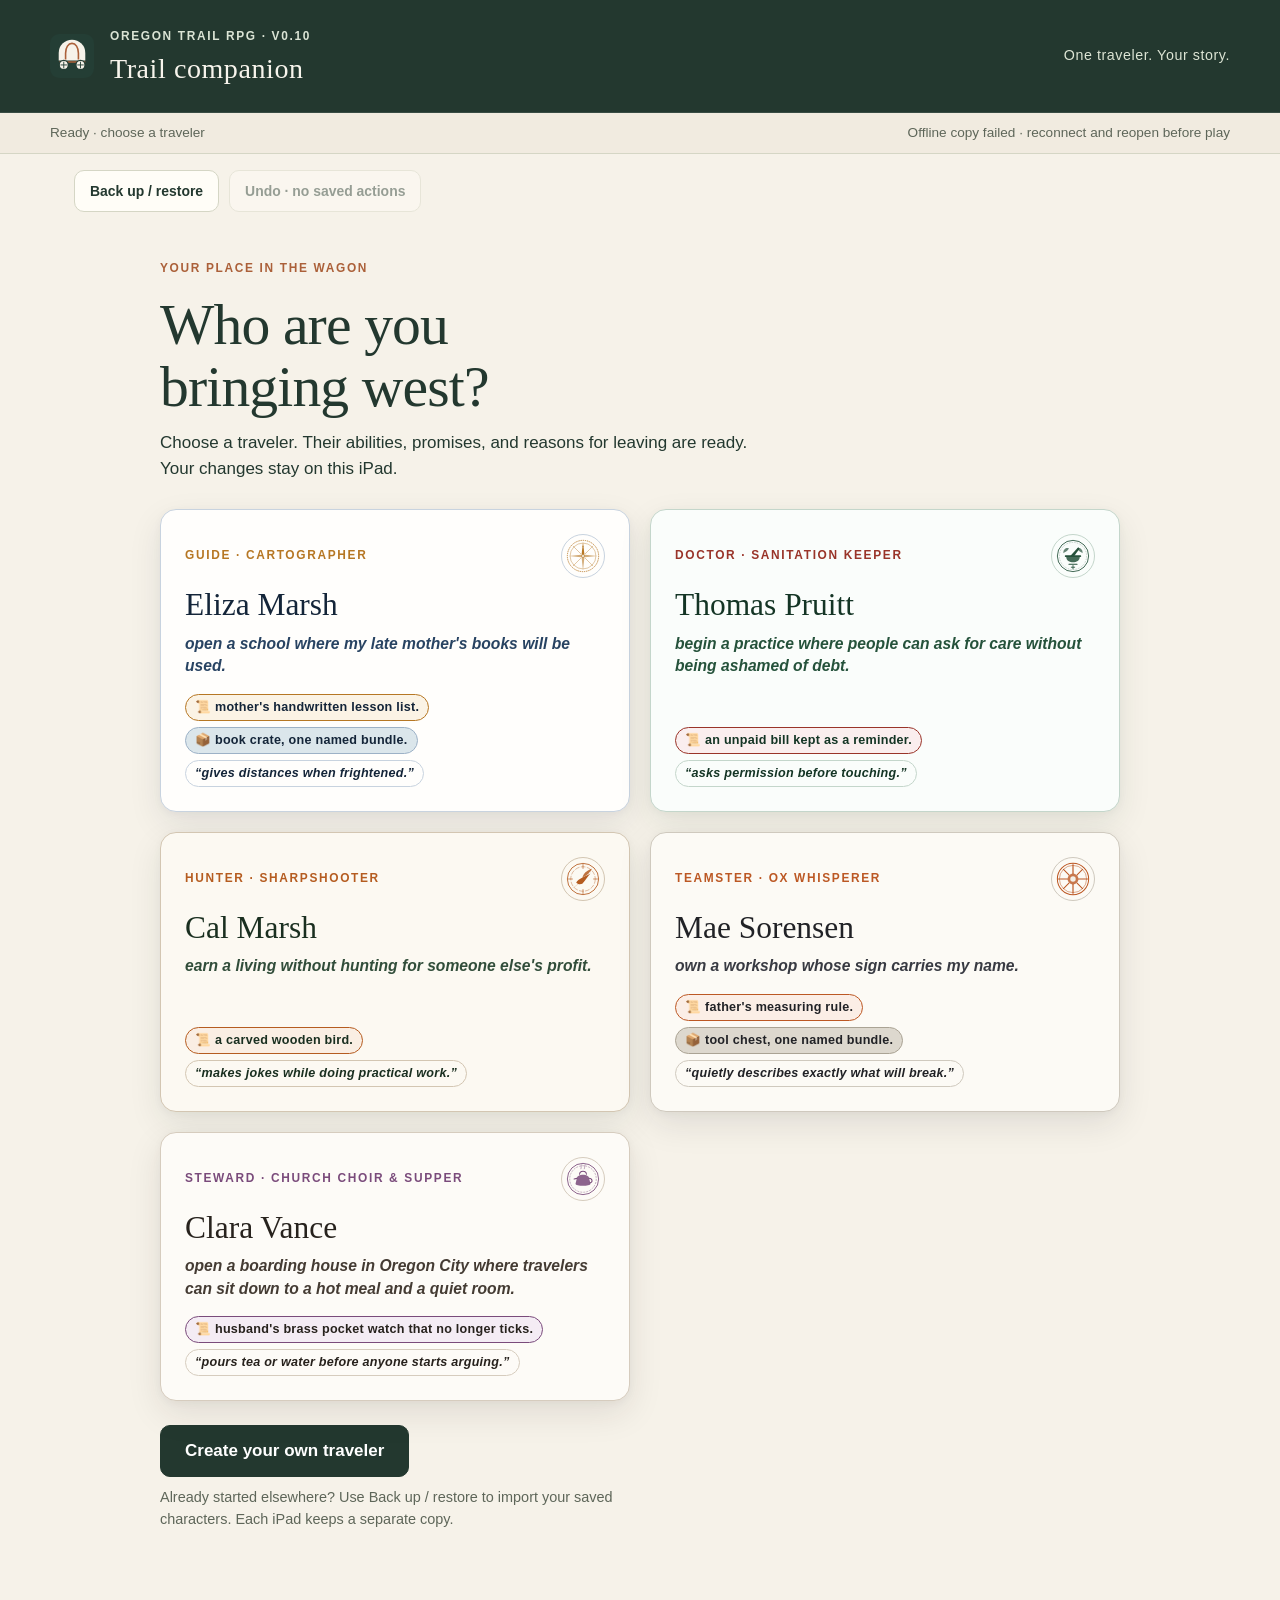
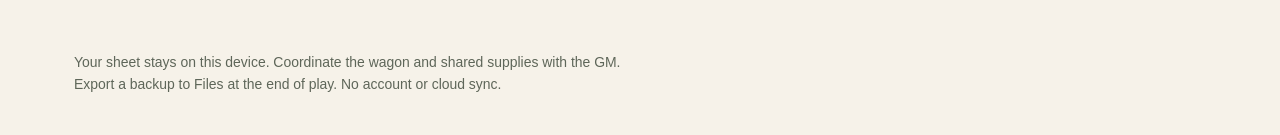
<file: player/index.html>
<!doctype html>
<html lang="en">
<head>
  <meta charset="utf-8">
  <meta name="viewport" content="width=device-width, initial-scale=1, viewport-fit=cover">
  <meta name="theme-color" content="#243e35">
  <meta name="apple-mobile-web-app-capable" content="yes">
  <meta name="apple-mobile-web-app-title" content="Trail companion">
  <meta name="description" content="Your Oregon Trail traveler. Character tracking, local saves, and portable backups for the table.">
  <meta http-equiv="Content-Security-Policy" content="default-src 'self'; script-src 'self'; style-src 'self'; img-src 'self' data:; connect-src 'self'; worker-src 'self'; manifest-src 'self'; object-src 'none'; base-uri 'self'; form-action 'none'">
  <title>Trail companion · Oregon Trail RPG</title>
  <link rel="manifest" href="manifest.webmanifest">
  <link rel="icon" href="icon.svg" type="image/svg+xml">
  <link rel="apple-touch-icon" href="icon-192.png">
  <link rel="stylesheet" href="styles.css">
  <script defer src="rules.js"></script>
  <script defer src="model.js"></script>
  <script defer src="storage.js"></script>
  <script defer src="app.js"></script>
</head>
<body>
  <a class="skip" href="#main">Skip to your traveler</a>
  <header class="masthead"><div class="brand"><img src="icon.svg" alt="" width="44" height="44"><div><span class="eyebrow">Oregon Trail RPG · v0.10</span><p>Trail companion</p></div></div><span class="tag">One traveler. Your story.</span></header>
  <div class="status-strip" aria-label="Save and offline status"><span id="save-status" role="status">Opening your saved sheet…</span><span id="offline-status" role="status">Checking offline availability…</span></div>
  <aside id="alert" class="notice error" role="alert" hidden></aside>
  <div class="utilities"><button id="backup">Back up / restore</button><button id="undo">Undo last action</button><button id="load-saved" hidden>Load saved version</button></div>
  <main id="main" tabindex="-1"><div id="app"></div></main>
  <footer>Your sheet stays on this device. Coordinate the wagon and shared supplies with the GM.<br>Export a backup to Files at the end of play. No account or cloud sync.</footer>
  <dialog id="dialog" aria-labelledby="dialog-title"><div id="dialog-body"></div></dialog>
  <noscript><p class="notice">JavaScript is required for this character sheet. Your printed character sheet remains available in the game packet.</p></noscript>
</body>
</html>
</file>
<file: player/styles.css>
/* Oregon Trail RPG · Trail Companion
   Production Design System · Version 0.10
   Character-bespoke styling for Eliza Marsh (Guide), Thomas Pruitt (Doctor),
   Cal Stewart (Hunter), Mae Sorensen (Teamster), and custom travelers.
   100% offline-ready, zero external dependencies, CSP-compliant. */

:root {
  color-scheme: light;
  --paper: #f6f2e9;
  --card: #fffdf7;
  --card-alt: #f1ebe0;
  --ink: #23382f;
  --ink-light: #3a5246;
  --muted: #5e6659;
  --line: #d5d6c5;
  --line-strong: #abb39f;
  --accent: #ab6039;
  --accent-hover: #8f4a25;
  --accent-subtle: #faeee6;
  --sage: #e5ece0;
  --red: #a2382e;
  --shadow: 0 10px 30px rgba(35, 56, 47, 0.07), 0 2px 6px rgba(35, 56, 47, 0.04);
  --hero-bg: linear-gradient(135deg, rgba(229, 236, 224, 0.6) 0%, rgba(255, 253, 247, 0.95) 100%);
  --meter-fill: linear-gradient(90deg, #ab6039 0%, #23382f 100%);
  --crest-color: #ab6039;
  --card-top-accent: transparent;
  font: 17px/1.5 -apple-system, BlinkMacSystemFont, "Segoe UI", Roboto, "Helvetica Neue", sans-serif;
}

/* ==========================================================================
   CHARACTER & ROLE BESPOKE THEMES
   ========================================================================== */

/* --- 1. GUIDE (Eliza Marsh) · Cartographer & Expedition Surveyor --- */
body[data-role="guide"],
.choice-guide {
  --paper: #f5f3ec;
  --card: #fffefc;
  --card-alt: #eaf0f5;
  --ink: #142539;
  --ink-light: #284362;
  --muted: #526377;
  --line: #c8d3df;
  --line-strong: #9cb1c6;
  --accent: #b67724;
  --accent-hover: #986118;
  --accent-subtle: #fbf3e5;
  --sage: #dbe6eb;
  --red: #a5362e;
  --shadow: 0 12px 34px rgba(20, 37, 57, 0.09), 0 2px 8px rgba(20, 37, 57, 0.04);
  --hero-bg: radial-gradient(circle at 90% 15%, rgba(182, 119, 36, 0.16) 0%, transparent 50%), linear-gradient(135deg, #ebf3f9 0%, #fcfbf7 100%);
  --meter-fill: linear-gradient(90deg, #b67724 0%, #142539 100%);
  --crest-color: #b67724;
  --card-top-accent: #b67724;
}

/* --- 2. DOCTOR (Thomas Pruitt) · Apothecary & Sanitation Keeper --- */
body[data-role="doctor"],
.choice-doctor {
  --paper: #f1f6f2;
  --card: #fafdfb;
  --card-alt: #e4ece6;
  --ink: #143525;
  --ink-light: #25523b;
  --muted: #506b5b;
  --line: #c4d6cb;
  --line-strong: #9ab8a4;
  --accent: #993429;
  --accent-hover: #7d251b;
  --accent-subtle: #faeeee;
  --sage: #d6e6db;
  --red: #993429;
  --shadow: 0 12px 34px rgba(20, 53, 37, 0.09), 0 2px 8px rgba(20, 53, 37, 0.04);
  --hero-bg: radial-gradient(circle at 90% 15%, rgba(153, 52, 41, 0.12) 0%, transparent 50%), linear-gradient(135deg, #e6f3eb 0%, #fafffc 100%);
  --meter-fill: linear-gradient(90deg, #993429 0%, #25523b 100%);
  --crest-color: #25523b;
  --card-top-accent: #993429;
}

/* --- 3. HUNTER (Cal Stewart) · Mountain Scout & Sharpshooter --- */
body[data-role="hunter"],
.choice-hunter {
  --paper: #f4eee3;
  --card: #fcf9f2;
  --card-alt: #e8dfce;
  --ink: #1a2f20;
  --ink-light: #314d3a;
  --muted: #5e6553;
  --line: #d3c6b2;
  --line-strong: #b4a287;
  --accent: #b55c20;
  --accent-hover: #944613;
  --accent-subtle: #faeee3;
  --sage: #d8e2d2;
  --red: #a2382c;
  --shadow: 0 12px 34px rgba(26, 47, 32, 0.09), 0 2px 8px rgba(26, 47, 32, 0.04);
  --hero-bg: radial-gradient(circle at 90% 15%, rgba(181, 92, 32, 0.15) 0%, transparent 50%), linear-gradient(135deg, #eae1ce 0%, #fbf8f2 100%);
  --meter-fill: linear-gradient(90deg, #b55c20 0%, #314d3a 100%);
  --crest-color: #b55c20;
  --card-top-accent: #b55c20;
}

/* --- 4. TEAMSTER (Mae Sorensen) · Wheelwright & Draft Engineer --- */
body[data-role="teamster"],
.choice-teamster {
  --paper: #f3efe7;
  --card: #fcfaf5;
  --card-alt: #e8e1d5;
  --ink: #212226;
  --ink-light: #383a42;
  --muted: #62636b;
  --line: #cfc9be;
  --line-strong: #aaa394;
  --accent: #bc5824;
  --accent-hover: #9c4316;
  --accent-subtle: #fbeee6;
  --sage: #ddd8ce;
  --red: #9c3127;
  --shadow: 0 12px 34px rgba(33, 34, 38, 0.10), 0 2px 8px rgba(33, 34, 38, 0.04);
  --hero-bg: radial-gradient(circle at 90% 15%, rgba(188, 88, 36, 0.15) 0%, transparent 50%), linear-gradient(135deg, #e6dfd2 0%, #faf8f4 100%);
  --meter-fill: linear-gradient(90deg, #bc5824 0%, #383a42 100%);
  --crest-color: #bc5824;
  --card-top-accent: #bc5824;
}

/* --- 5. STEWARD (Clara Vance) · Hearthkeeper & Peacemaker --- */
body[data-role="steward"],
.choice-steward {
  --paper: #f6f2ea;
  --card: #fdfbf7;
  --card-alt: #ece5d8;
  --ink: #27221d;
  --ink-light: #443b33;
  --muted: #6c6156;
  --line: #d6ccbe;
  --line-strong: #b4a591;
  --accent: #7a4b7b;
  --accent-hover: #5e375f;
  --accent-subtle: #f4ecf4;
  --sage: #e4ded4;
  --red: #9c3127;
  --shadow: 0 12px 34px rgba(39, 34, 29, 0.10), 0 2px 8px rgba(39, 34, 29, 0.04);
  --hero-bg: radial-gradient(circle at 90% 15%, rgba(122, 75, 123, 0.14) 0%, transparent 50%), linear-gradient(135deg, #ebe3d6 0%, #fcfaf6 100%);
  --meter-fill: linear-gradient(90deg, #7a4b7b 0%, #443b33 100%);
  --crest-color: #7a4b7b;
  --card-top-accent: #7a4b7b;
}

/* ==========================================================================
   BASE & RESET
   ========================================================================== */

* { box-sizing: border-box; }
body {
  margin: 0;
  background-color: var(--paper);
  color: var(--ink);
  transition: background-color 0.25s ease, color 0.25s ease;
  -webkit-font-smoothing: antialiased;
}

button, input, select, textarea { font: inherit; }
button, select, input[type=checkbox] { cursor: pointer; }

button {
  min-height: 48px;
  padding: 10px 18px;
  border: 1px solid var(--line);
  border-radius: 10px;
  background: var(--card);
  color: var(--ink);
  font-weight: 650;
  touch-action: manipulation;
  transition: background 0.15s ease, border-color 0.15s ease, transform 0.1s ease, box-shadow 0.15s ease;
}

button:hover {
  border-color: var(--ink-light);
  background: var(--card-alt);
}

button:active {
  transform: translateY(1px);
}

button:disabled {
  opacity: 0.45;
  cursor: not-allowed;
  transform: none;
}

.primary {
  background: var(--ink);
  color: #fff;
  border-color: var(--ink);
}

.primary:hover {
  background: var(--ink-light);
  color: #fff;
  border-color: var(--ink-light);
}

.danger {
  color: var(--red);
  border-color: var(--line);
}

.danger:hover {
  background: var(--accent-subtle);
  border-color: var(--red);
}

:focus-visible {
  outline: 3px solid var(--accent);
  outline-offset: 3px;
}

input, select, textarea {
  width: 100%;
  min-height: 48px;
  padding: 11px 14px;
  border: 1px solid var(--line-strong);
  border-radius: 8px;
  background: var(--card);
  color: var(--ink);
  transition: border-color 0.15s ease, box-shadow 0.15s ease;
}

input:focus, select:focus, textarea:focus {
  border-color: var(--accent);
  box-shadow: 0 0 0 3px var(--accent-subtle);
}

textarea {
  min-height: 120px;
  resize: vertical;
  line-height: 1.55;
}

input[type=checkbox] {
  width: 24px;
  min-height: 24px;
  height: 24px;
  flex-shrink: 0;
  accent-color: var(--accent);
}

label {
  display: block;
  font-weight: 600;
  margin-bottom: 6px;
  font-size: 0.92rem;
}

.check {
  display: flex;
  gap: 12px;
  align-items: center;
  min-height: 48px;
  font-weight: 500;
}

.field { margin-bottom: 20px; }
.muted, small { color: var(--muted); }
small { font-size: 0.82rem; }

.eyebrow {
  text-transform: uppercase;
  letter-spacing: 0.14em;
  font-size: 0.70rem;
  font-weight: 750;
  color: var(--accent);
}

h1, h2, h3, p { margin-top: 0; }
h1, h2 {
  font-family: "Iowan Old Style", "Apple Garamond", Baskerville, "Times New Roman", "Droid Serif", Georgia, serif;
  font-weight: 500;
  letter-spacing: -0.015em;
}

h1 {
  font-size: clamp(2.3rem, 4.5vw, 3.6rem);
  line-height: 1.08;
  margin-bottom: 12px;
  color: var(--ink);
}

h2 {
  font-size: 1.55rem;
  margin-bottom: 14px;
  color: var(--ink);
}

h3 {
  font-size: 1.08rem;
  color: var(--ink);
}

p { margin-bottom: 16px; }
a { color: inherit; text-underline-offset: 3px; }
[hidden] { display: none !important; }

.skip {
  position: absolute;
  left: 12px;
  top: -100px;
  z-index: 100;
  background: #fff;
  padding: 12px;
  border-radius: 6px;
  box-shadow: 0 4px 14px rgba(0,0,0,0.2);
}

.skip:focus { top: 12px; }

/* ==========================================================================
   MASTHEAD & STATUS
   ========================================================================== */

.masthead {
  background: var(--ink);
  color: #f7f4ec;
  padding: 22px max(24px, calc((100vw - 1180px)/2));
  display: flex;
  align-items: center;
  justify-content: space-between;
  gap: 20px;
  border-bottom: 1px solid rgba(255, 255, 255, 0.1);
  transition: background 0.25s ease;
}

.brand {
  display: flex;
  align-items: center;
  gap: 16px;
}

.brand p {
  font-family: "Iowan Old Style", "Apple Garamond", Baskerville, Georgia, serif;
  font-size: 1.65rem;
  margin: 0;
  font-weight: 500;
  letter-spacing: 0.02em;
}

.brand .eyebrow {
  color: #dbe4d5;
}

.tag {
  font-size: 0.84rem;
  color: #dce4d4;
  letter-spacing: 0.04em;
}

.status-strip {
  display: flex;
  justify-content: space-between;
  gap: 10px;
  padding: 10px max(24px, calc((100vw - 1180px)/2));
  background: var(--card-alt);
  border-bottom: 1px solid var(--line);
  font-size: 0.80rem;
  color: var(--muted);
}

.utilities {
  max-width: 1180px;
  margin: 16px auto 0;
  display: flex;
  gap: 10px;
  padding: 0 24px;
  flex-wrap: wrap;
}

.utilities button {
  min-height: 42px;
  font-size: 0.82rem;
  padding: 8px 15px;
}

main {
  max-width: 1180px;
  margin: auto;
  padding: 24px 24px 48px;
}

footer {
  max-width: 1180px;
  margin: auto;
  padding: 16px 24px 40px;
  font-size: 0.82rem;
  color: var(--muted);
  line-height: 1.6;
}

.notice {
  padding: 16px 18px;
  border: 1px solid var(--line);
  border-radius: 10px;
  margin: 18px auto;
  max-width: 1132px;
  background: var(--sage);
  line-height: 1.5;
}

.error {
  background: var(--accent-subtle);
  border-color: var(--red);
  color: var(--red);
  font-weight: 550;
}

/* ==========================================================================
   HERO & CHARACTER CREST
   ========================================================================== */

.hero {
  display: flex;
  justify-content: space-between;
  align-items: flex-start;
  gap: 32px;
  margin: 8px 0 24px;
  padding: 28px;
  background: var(--hero-bg);
  border: 1px solid var(--line);
  border-radius: 18px;
  box-shadow: var(--shadow);
  position: relative;
  overflow: hidden;
}

.hero-left {
  display: flex;
  align-items: flex-start;
  gap: 22px;
  flex: 1;
  min-width: 0;
}

.hero-crest-container {
  flex-shrink: 0;
  width: 72px;
  height: 72px;
  display: grid;
  place-items: center;
  border-radius: 50%;
  background: var(--card);
  border: 2px solid var(--line);
  box-shadow: 0 4px 16px rgba(0,0,0,0.06);
  color: var(--crest-color);
  padding: 6px;
}

.character-crest {
  width: 100%;
  height: 100%;
  display: block;
}

.hero-meta {
  flex: 1;
  min-width: 0;
}

.hero-tag-row {
  display: flex;
  align-items: center;
  gap: 10px;
  flex-wrap: wrap;
  margin-bottom: 8px;
}

.hero-dream {
  max-width: 64ch;
  font-style: italic;
  font-size: 1.05rem;
  color: var(--ink-light);
  margin-bottom: 0;
  line-height: 1.5;
}

.hero-select {
  min-width: 250px;
  max-width: 320px;
  background: var(--card);
  padding: 18px;
  border: 1px solid var(--line);
  border-radius: 14px;
  box-shadow: 0 4px 12px rgba(0,0,0,0.03);
}

.hero-select label {
  font-size: 0.84rem;
  color: var(--muted);
  text-transform: uppercase;
  letter-spacing: 0.08em;
}

.hero-select select {
  margin-bottom: 12px;
}

.pills {
  display: flex;
  gap: 8px;
  flex-wrap: wrap;
  margin-bottom: 12px;
}

.pill {
  display: inline-flex;
  align-items: center;
  padding: 5px 12px;
  border-radius: 999px;
  background: var(--card-alt);
  border: 1px solid var(--line);
  font-size: 0.80rem;
  font-weight: 550;
  color: var(--ink);
  letter-spacing: 0.02em;
}

.pill-keepsake {
  background: var(--accent-subtle);
  border-color: var(--accent);
  color: var(--ink);
}

.pill-cargo {
  background: var(--sage);
  border-color: var(--line-strong);
  color: var(--ink);
}

.pill-voice {
  font-style: italic;
  background: var(--card);
  border-color: var(--line);
}

/* ==========================================================================
   TABS & SECTIONS
   ========================================================================== */

.tabs {
  display: flex;
  gap: 8px;
  padding-bottom: 22px;
  overflow-x: auto;
  border-bottom: 1px solid var(--line);
  margin-bottom: 24px;
}

.tabs button {
  background: transparent;
  border-color: transparent;
  white-space: nowrap;
  font-size: 0.95rem;
  padding: 9px 18px;
  border-radius: 8px;
  color: var(--muted);
}

.tabs button:hover {
  background: var(--card-alt);
  color: var(--ink);
}

.tabs button[aria-pressed=true] {
  background: var(--ink);
  color: #fff;
  border-color: var(--ink);
  box-shadow: 0 2px 8px rgba(0,0,0,0.1);
}

/* ==========================================================================
   CARDS & GRID
   ========================================================================== */

.grid {
  display: grid;
  grid-template-columns: minmax(0, 1.05fr) minmax(0, 1fr);
  gap: 24px;
  align-items: start;
}

.stack {
  display: grid;
  gap: 24px;
}

.card {
  background: var(--card);
  border: 1px solid var(--line);
  border-top: 4px solid var(--card-top-accent, var(--line));
  border-radius: 16px;
  padding: 24px;
  box-shadow: var(--shadow);
  min-width: 0;
  position: relative;
  transition: transform 0.15s ease, box-shadow 0.15s ease;
}

/* Teamster measuring rule decorative top tick-marks */
body[data-role="teamster"] .card {
  background-image: repeating-linear-gradient(to right,
    var(--line) 0px, var(--line) 1px, transparent 1px, transparent 12px),
    repeating-linear-gradient(to right,
    var(--line-strong) 0px, var(--line-strong) 1.5px, transparent 1.5px, transparent 48px);
  background-size: 100% 6px;
  background-repeat: no-repeat;
  background-position: top;
}

/* Guide surveyor latitude ticks */
body[data-role="guide"] .card {
  border-top-style: dashed;
}

/* Doctor clean ledger styling */
body[data-role="doctor"] .card-head {
  border-bottom: 1px solid var(--line);
  padding-bottom: 10px;
  margin-bottom: 16px;
}

/* Hunter saddle-stitch border */
body[data-role="hunter"] .card {
  border-style: solid;
  border-width: 1.5px;
}

.card-head {
  display: flex;
  justify-content: space-between;
  align-items: flex-start;
  gap: 15px;
}

.card-head h2 { margin-bottom: 0; }
.card-head .eyebrow { color: var(--muted); }

/* ==========================================================================
   HEALTH & EXHAUSTION CONTROLS
   ========================================================================== */

.big-number {
  font-family: "Iowan Old Style", "Apple Garamond", Baskerville, Georgia, serif;
  font-size: 3.8rem;
  line-height: 1.0;
  font-weight: 600;
  color: var(--ink);
}

.big-number small {
  font-family: -apple-system, BlinkMacSystemFont, "Segoe UI", sans-serif;
  font-size: 1.15rem;
  font-weight: 500;
  color: var(--muted);
}

.health-number {
  display: flex;
  align-items: baseline;
  gap: 16px;
  margin: 12px 0 6px;
}

.health-number .pill {
  align-self: center;
  font-size: 0.88rem;
  padding: 6px 14px;
}

.pill-wound {
  background: var(--card-alt);
  border-color: var(--line-strong);
}

meter {
  width: 100%;
  height: 16px;
  margin: 6px 0 20px;
  border-radius: 999px;
  background: var(--card-alt);
  border: 1px solid var(--line);
  overflow: hidden;
}

meter::-webkit-meter-bar {
  background: var(--card-alt);
  border-radius: 999px;
  border: none;
}

meter::-webkit-meter-optimum-value {
  background: var(--meter-fill);
  border-radius: 999px;
}

meter::-moz-meter-bar {
  background: var(--meter-fill);
  border-radius: 999px;
}

.row {
  display: flex;
  align-items: center;
  gap: 10px;
  flex-wrap: wrap;
}

.row > input[type=number] {
  width: 90px;
}

.row-spread {
  display: flex;
  justify-content: space-between;
  gap: 12px;
  align-items: center;
  flex-wrap: wrap;
}

/* Exhaustion track tokens */
.exhaust {
  display: flex;
  gap: 10px;
  flex-wrap: wrap;
  margin: 16px 0;
}

.exhaust span {
  display: grid;
  place-items: center;
  width: 40px;
  height: 40px;
  border: 2px solid var(--line);
  border-radius: 50%;
  font-size: 0.95rem;
  font-weight: 700;
  color: var(--muted);
  background: var(--card-alt);
  transition: all 0.2s ease;
}

.exhaust .filled {
  background: var(--accent);
  border-color: var(--accent);
  color: #fff;
  box-shadow: 0 3px 10px rgba(0,0,0,0.15);
  transform: scale(1.05);
}

/* ==========================================================================
   ABILITIES SCOREBOARD
   ========================================================================== */

.abilities {
  display: grid;
  grid-template-columns: repeat(6, 1fr);
  gap: 10px;
  margin: 18px 0;
}

.ability {
  text-align: center;
  border: 1px solid var(--line);
  border-radius: 12px;
  padding: 12px 4px;
  background: var(--card-alt);
  transition: transform 0.15s ease, border-color 0.15s ease;
}

.ability strong {
  display: block;
  font-family: "Iowan Old Style", "Apple Garamond", Baskerville, Georgia, serif;
  font-size: 1.7rem;
  line-height: 1.1;
  color: var(--ink);
  margin: 3px 0;
}

.ability span {
  font-size: 0.76rem;
  font-weight: 750;
  color: var(--muted);
  letter-spacing: 0.06em;
}

.ability small {
  display: block;
  font-size: 0.72rem;
  color: var(--muted);
}

.ability-primary {
  border: 2px solid var(--accent);
  background: var(--card);
  box-shadow: 0 4px 14px rgba(0,0,0,0.06);
}

.ability-primary span {
  color: var(--accent);
}

.ability-primary strong {
  color: var(--accent);
}

/* ==========================================================================
   DETAILS, CONDITIONS, TEXTAREAS
   ========================================================================== */

.rule {
  font-size: 0.88rem;
  line-height: 1.6;
}

.rule strong { font-weight: 700; }

details {
  border-top: 1px solid var(--line);
  padding-top: 14px;
  margin-top: 14px;
}

summary {
  cursor: pointer;
  font-weight: 650;
  min-height: 44px;
  padding: 8px 0;
  color: var(--ink);
}

.condition {
  padding: 18px 0;
  border-top: 1px solid var(--line);
}

.condition:first-of-type { border: 0; }
.condition select { max-width: 90px; }

/* ==========================================================================
   WELCOME PREGEN CHOOSER CARDS
   ========================================================================== */

.welcome {
  padding: 24px 0 40px;
  max-width: 960px;
  margin: auto;
}

.welcome > p { max-width: 65ch; }
.welcome .cards { margin: 28px 0 24px; }

.cards {
  display: grid;
  grid-template-columns: repeat(2, 1fr);
  gap: 20px;
}

.choice {
  display: flex;
  text-align: left;
  flex-direction: column;
  gap: 10px;
  padding: 24px;
  min-height: 200px;
  border-radius: 16px;
  border: 1.5px solid var(--line);
  background: var(--card);
  box-shadow: var(--shadow);
  position: relative;
  overflow: hidden;
  transition: transform 0.2s ease, box-shadow 0.2s ease, border-color 0.2s ease;
}

.choice:hover {
  transform: translateY(-3px);
  border-color: var(--accent);
  box-shadow: 0 16px 38px rgba(0,0,0,0.1);
}

.choice-top {
  display: flex;
  justify-content: space-between;
  align-items: center;
  width: 100%;
}

.choice-crest {
  width: 44px;
  height: 44px;
  border-radius: 50%;
  border: 1px solid var(--line);
  padding: 4px;
  background: var(--card);
  color: var(--crest-color);
  flex-shrink: 0;
}

.choice strong {
  font: 1.85rem "Iowan Old Style", "Apple Garamond", Baskerville, Georgia, serif;
  color: var(--ink);
  line-height: 1.1;
}

.choice-dream {
  font-size: 0.92rem;
  font-style: italic;
  color: var(--ink-light);
  line-height: 1.45;
  flex-grow: 1;
}

.choice-badges {
  display: flex;
  gap: 6px;
  flex-wrap: wrap;
  margin-top: 6px;
}

.choice-badges .pill {
  font-size: 0.74rem;
  padding: 3px 9px;
}

.welcome-actions {
  margin: 20px 0 10px;
}

.welcome-actions button {
  min-height: 52px;
  padding: 12px 24px;
  font-size: 1.0rem;
}

/* ==========================================================================
   STORY, JOURNAL & DIALOGS
   ========================================================================== */

.quote {
  border-left: 3px solid var(--accent);
  padding-left: 18px;
  font-family: "Iowan Old Style", "Apple Garamond", Baskerville, Georgia, serif;
  font-size: 1.25rem;
  font-style: italic;
  line-height: 1.45;
  color: var(--ink);
}

.two-fields {
  display: grid;
  grid-template-columns: 1fr 1fr;
  gap: 16px;
}

.full { grid-column: 1/-1; }
.source-note { font-size: 0.78rem; color: var(--muted); }

dialog {
  border: 1px solid var(--line);
  border-radius: 18px;
  padding: 28px;
  background: var(--paper);
  color: var(--ink);
  width: min(650px, calc(100% - 24px));
  max-height: 90dvh;
  overflow-y: auto;
  box-shadow: 0 20px 100px rgba(0, 0, 0, 0.25);
}

dialog::backdrop {
  background: rgba(18, 32, 26, 0.65);
  backdrop-filter: blur(2px);
}

.dialog-actions {
  display: flex;
  gap: 12px;
  justify-content: flex-end;
  flex-wrap: wrap;
  margin-top: 24px;
}

.dialog-error {
  color: var(--red);
  font-weight: 650;
}

.backup-text {
  font: 12px/1.5 ui-monospace, SFMono-Regular, Menlo, Monaco, Consolas, monospace;
  min-height: 190px;
  overflow-wrap: anywhere;
}

.compact { font-size: 0.85rem; }
.divider {
  border: 0;
  border-top: 1px solid var(--line);
  margin: 24px 0;
}

/* ==========================================================================
   RESPONSIVE DESIGN (iPad & Mobile)
   ========================================================================== */

@media (max-width: 850px) {
  .hero {
    flex-direction: column;
    gap: 20px;
    padding: 20px;
  }
  .hero-select {
    width: 100%;
    max-width: none;
  }
  .grid {
    grid-template-columns: 1fr;
  }
}

@media (max-width: 750px) {
  .tag { display: none; }
  .status-strip {
    flex-direction: column;
    gap: 3px;
  }
  .abilities {
    grid-template-columns: repeat(3, 1fr);
  }
  .card { padding: 20px; }
  main { padding: 20px 16px; }
  .masthead { padding: 18px 16px; }
  .utilities { padding: 0 16px; }
  .two-fields { grid-template-columns: 1fr; }
  .cards { grid-template-columns: 1fr; }
  .choice { padding: 20px; }
  .choice strong { font-size: 1.55rem; }
}

@media (max-width: 420px) {
  .row button { flex-grow: 1; }
  .card { padding: 16px; }
  .masthead { gap: 10px; }
  .brand p { font-size: 1.35rem; }
  .hero-left {
    flex-direction: column;
    align-items: flex-start;
  }
  .hero-crest-container {
    width: 56px;
    height: 56px;
  }
}

@media (prefers-reduced-motion: no-preference) {
  button, .choice, .card {
    transition: background 0.15s ease, border-color 0.15s ease, transform 0.15s ease, box-shadow 0.15s ease;
  }
}

@media print {
  .masthead { background: none; color: #000; }
  .utilities, .tabs, button, .status-strip, footer { display: none; }
  body { background: #fff; color: #000; }
  .grid { display: block; }
  .card {
    break-inside: avoid;
    margin-bottom: 15px;
    box-shadow: none;
    border: 1px solid #aaa;
  }
  input, textarea { border-color: #aaa; }
  main { padding: 0; }
  dialog { display: none; }
}
</file>
